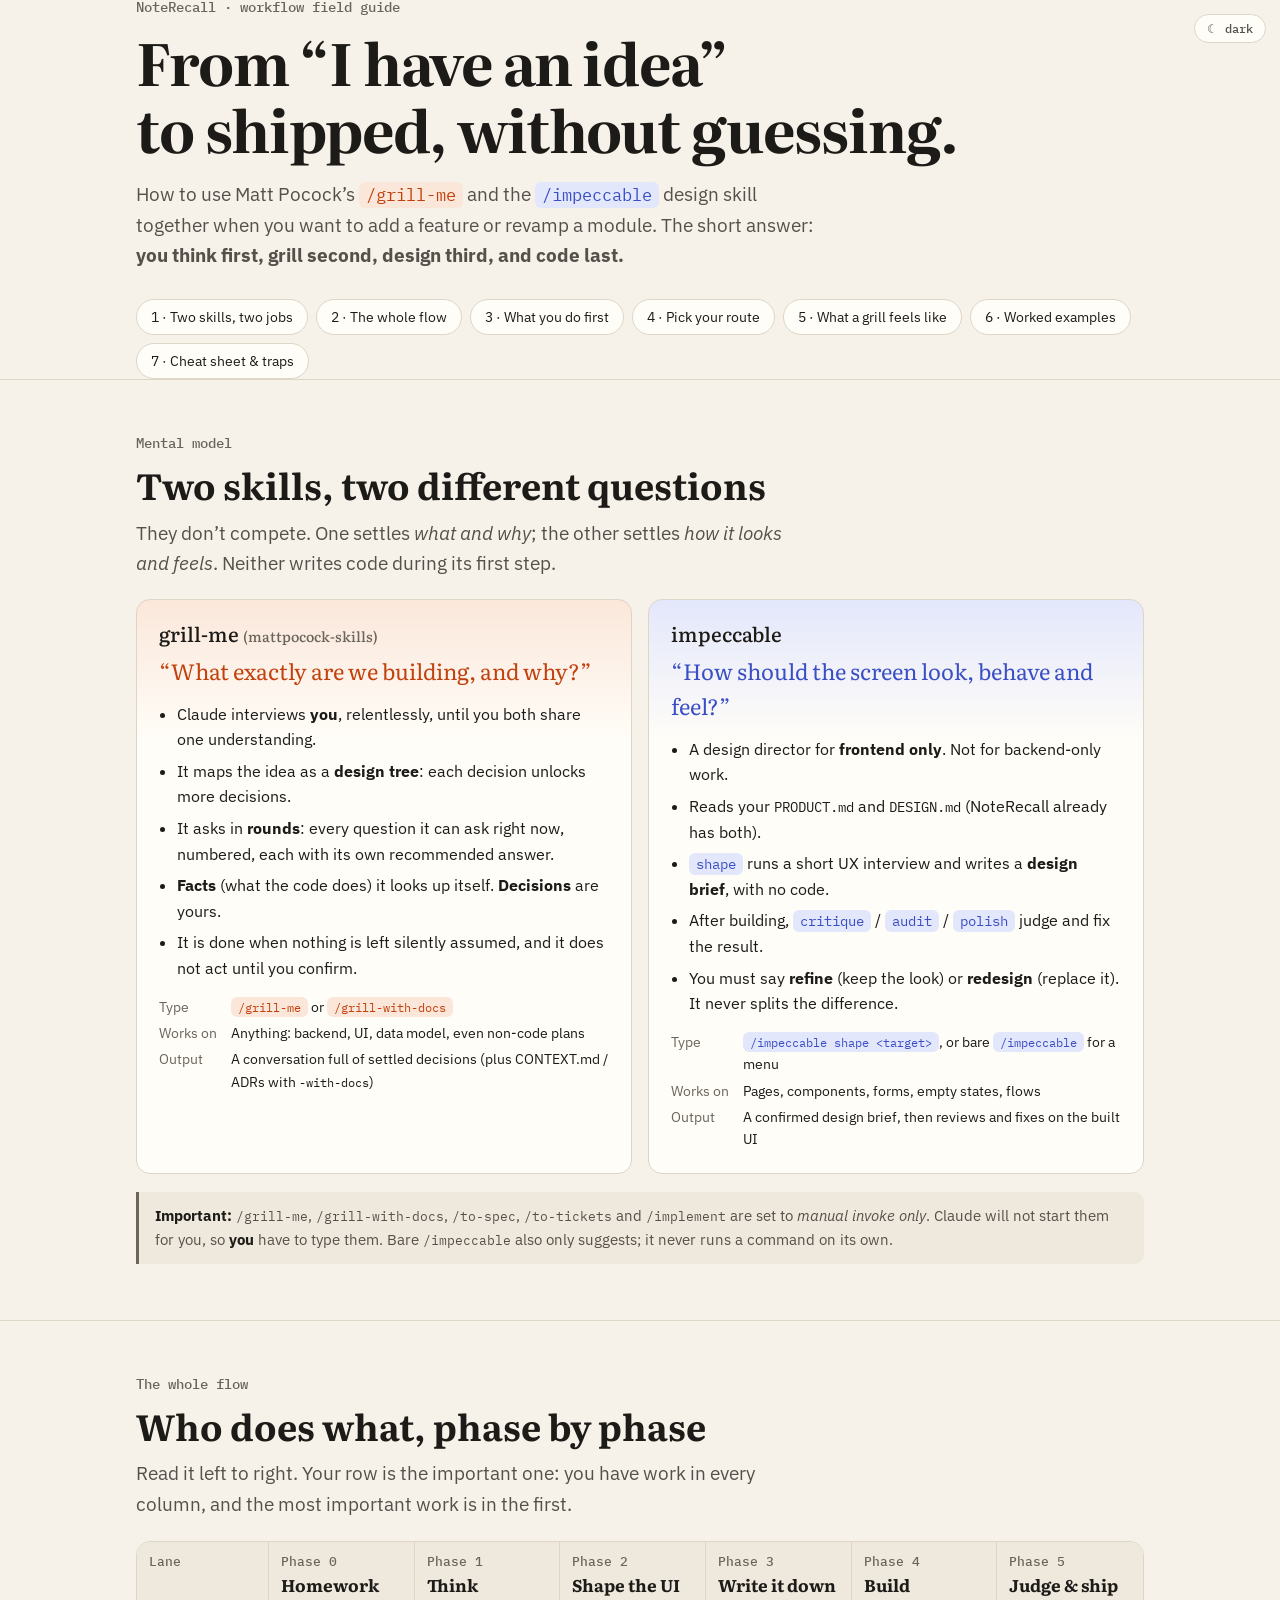
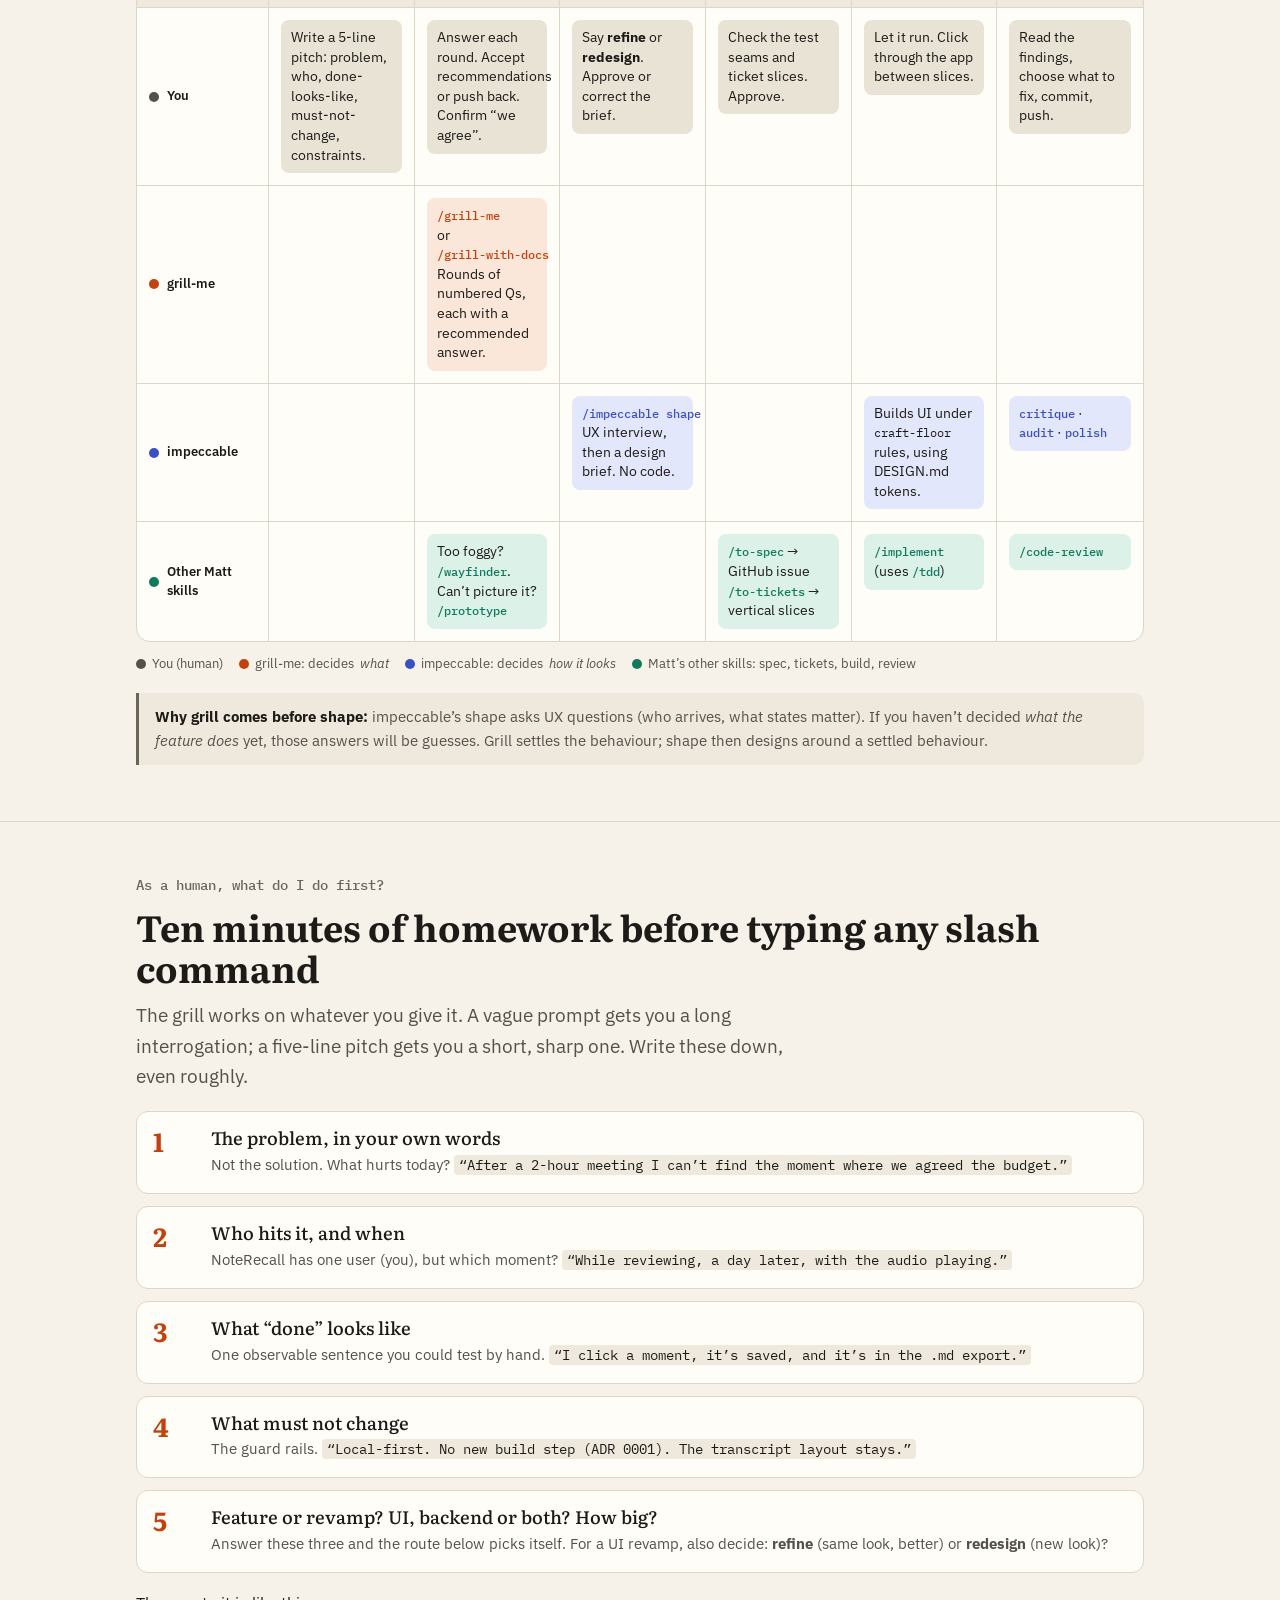
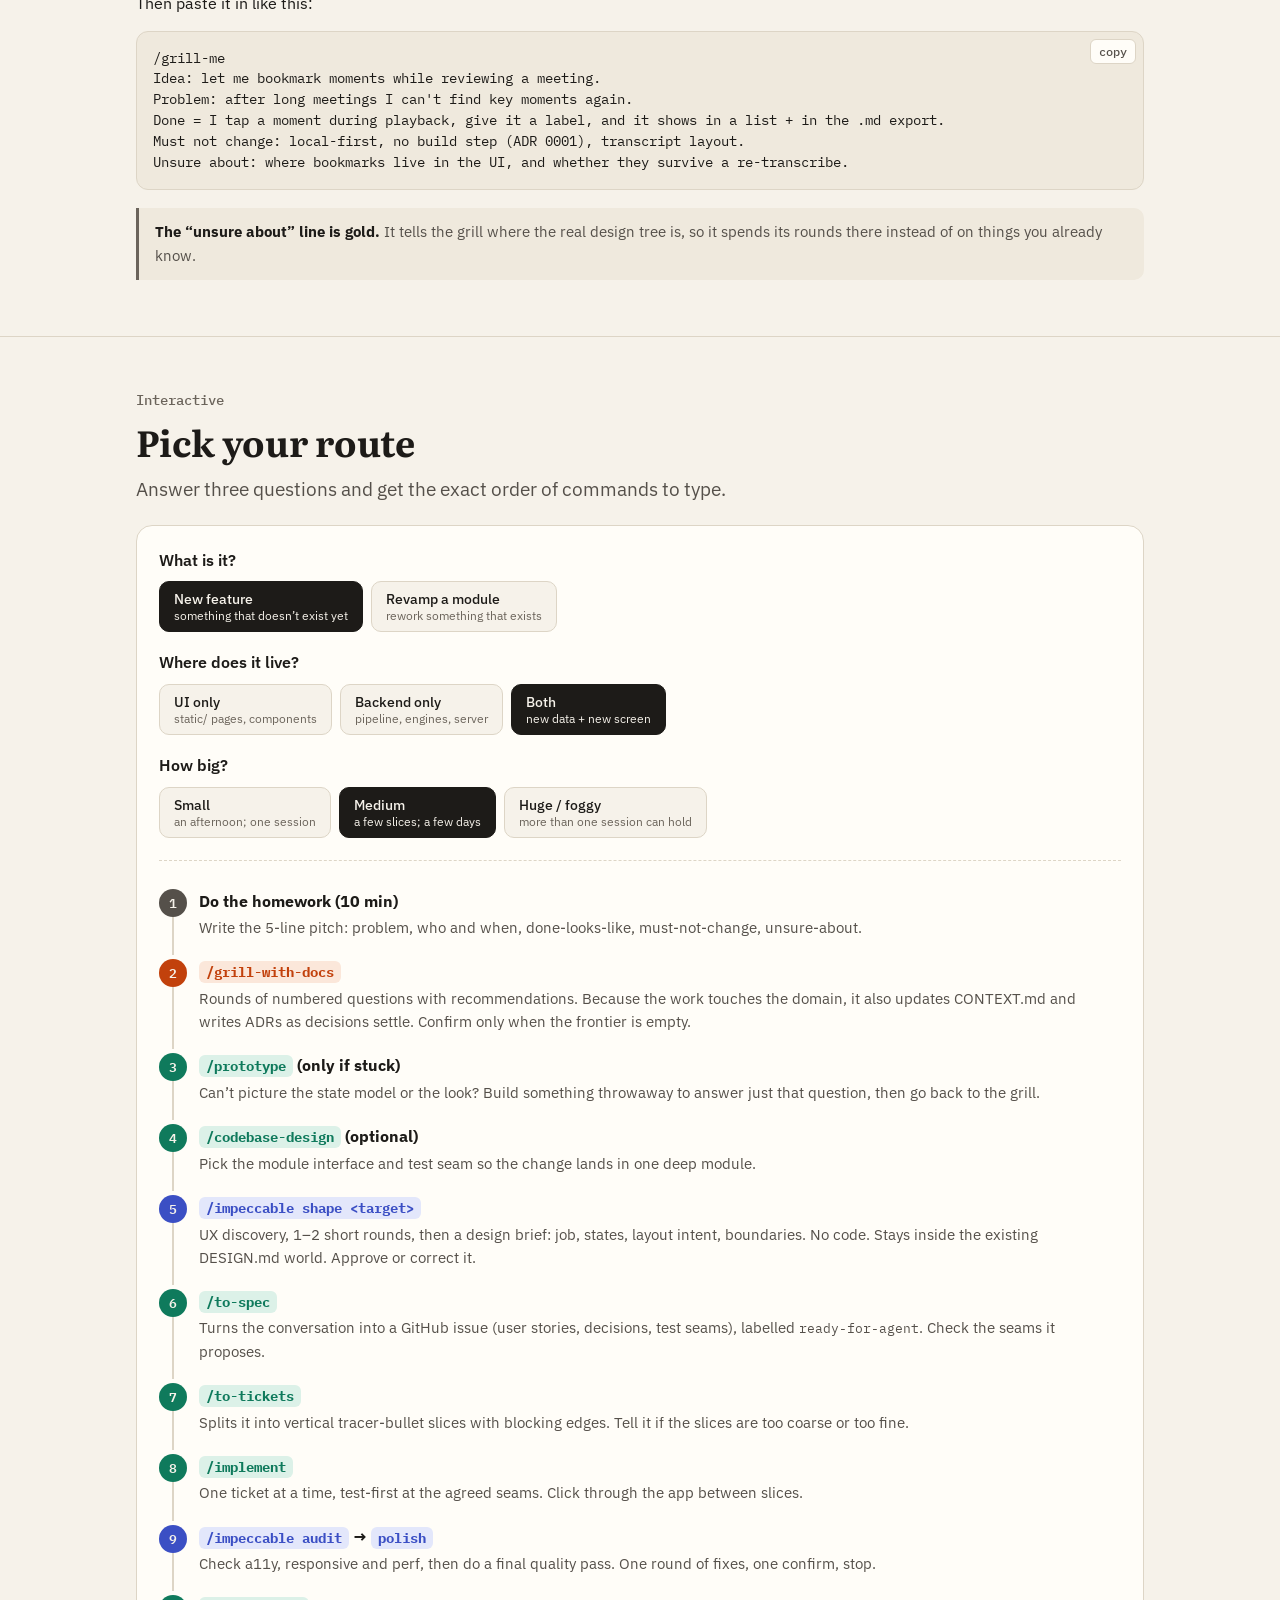
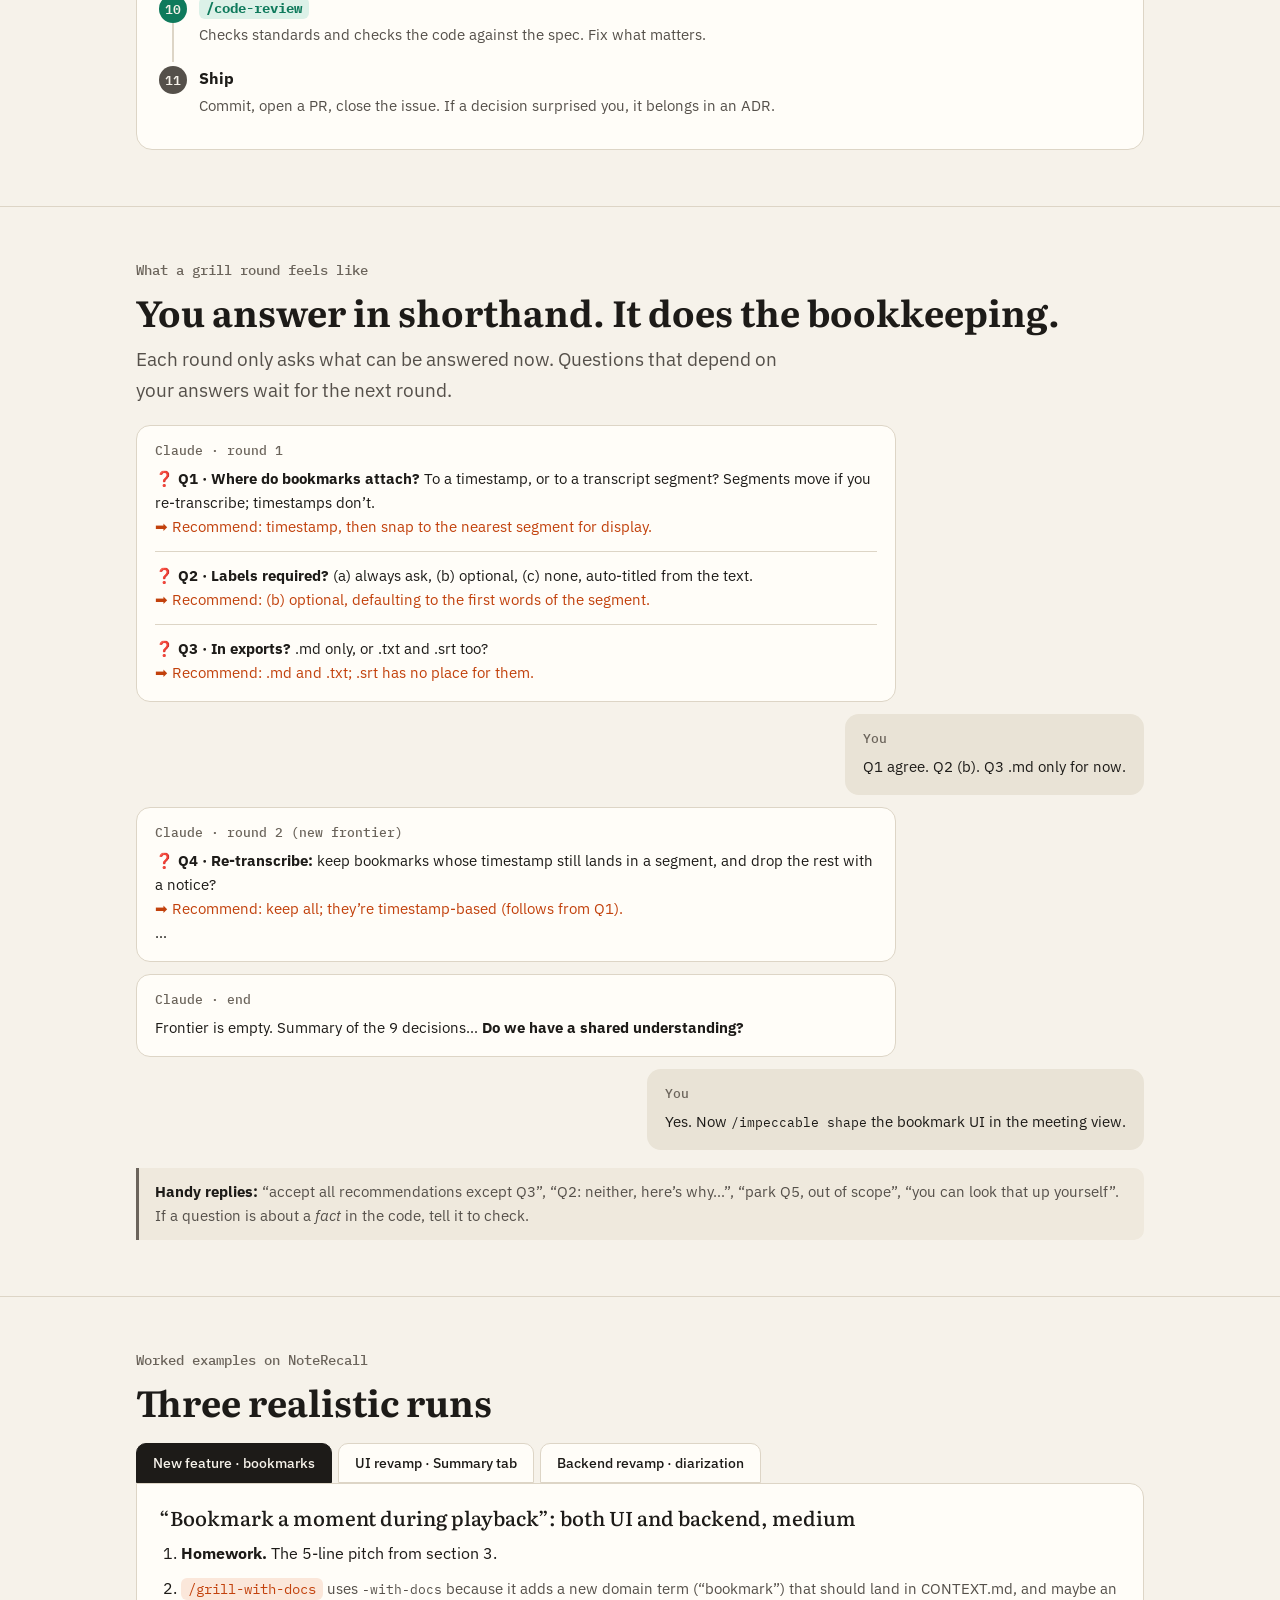
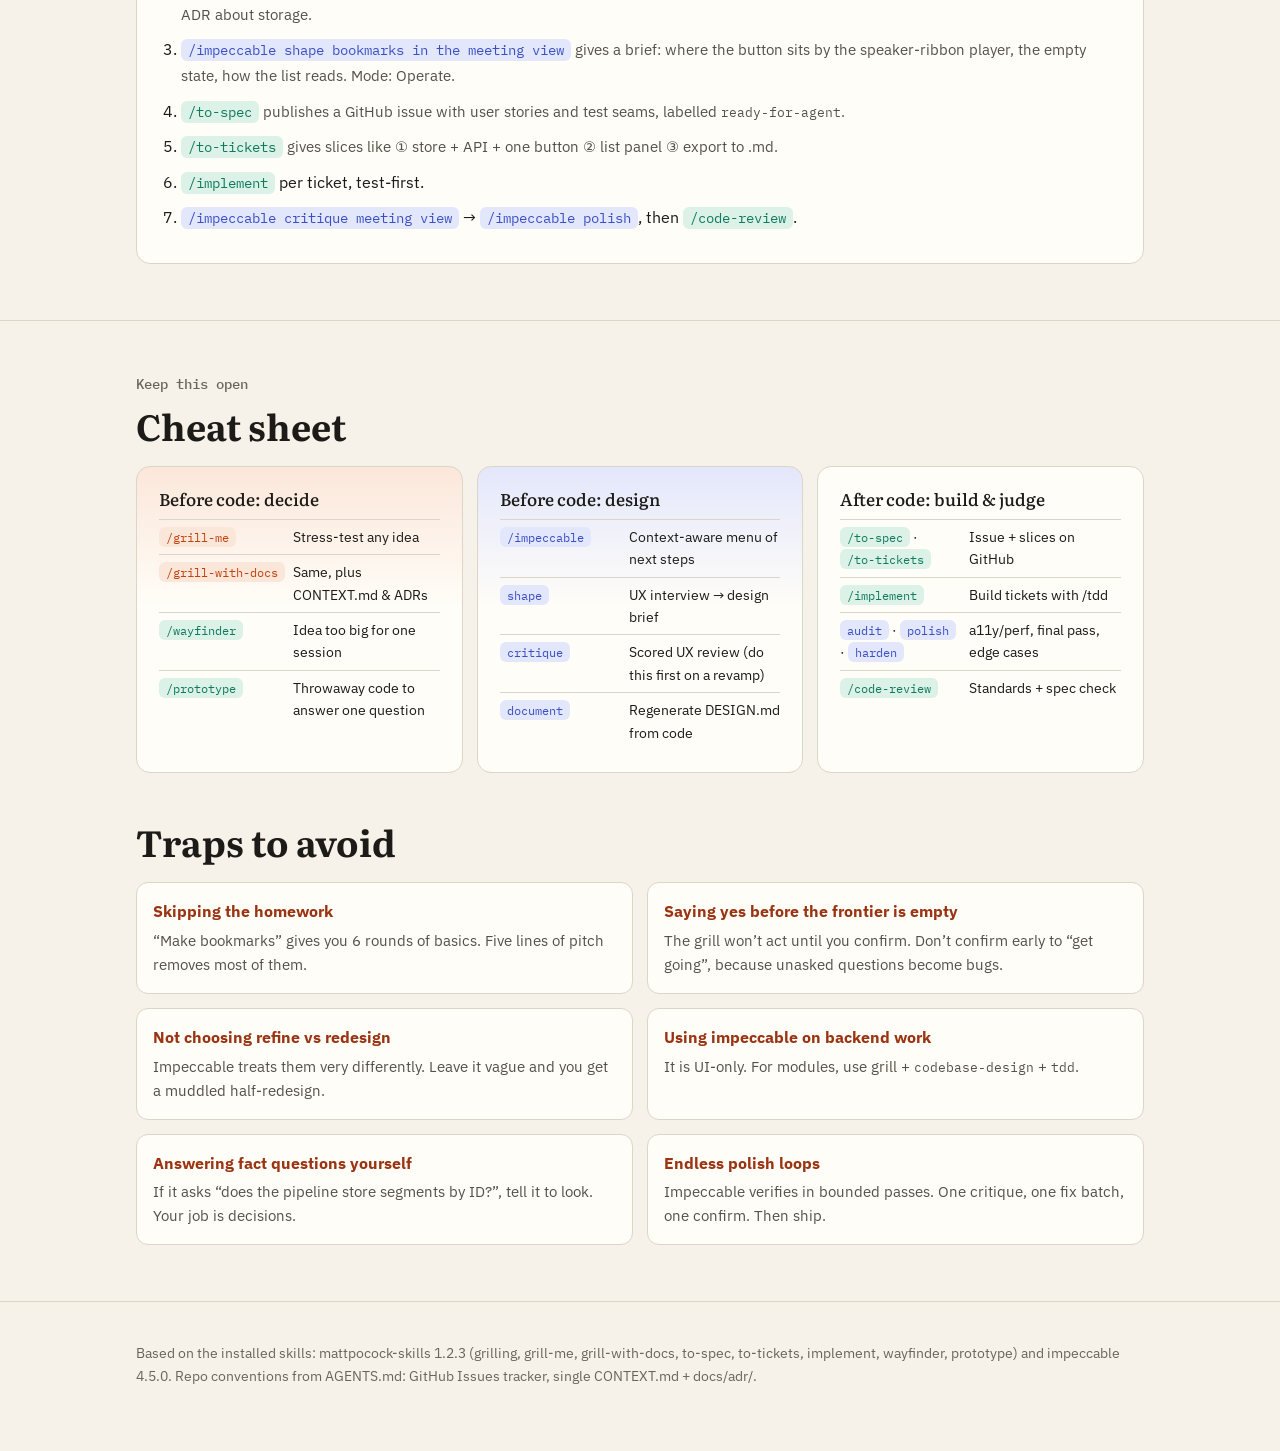
<file: docs/idea-to-ship-guide.html>
<!doctype html>
<html lang="en">
<head>
<meta charset="utf-8">
<meta name="viewport" content="width=device-width, initial-scale=1">
<title>Idea to Shipped</title>
<link rel="preconnect" href="https://fonts.googleapis.com">
<link rel="preconnect" href="https://fonts.gstatic.com" crossorigin>
<link href="https://fonts.googleapis.com/css2?family=Literata:opsz,wght@7..72,500;7..72,700&family=IBM+Plex+Sans:wght@400;500;600&family=IBM+Plex+Mono:wght@400;500&display=swap" rel="stylesheet">
<style>
:root{
  --bg:#f6f2ea; --surface:#fffdf8; --sunk:#efe9dd; --ink:#1d1b18; --ink-2:#55504a; --ink-3:#6b645b;
  --line:#ddd5c6; --you:#1d1b18; --you-bg:#e9e3d6;
  --grill:#c2410c; --grill-bg:#fbe7da; --imp:#3b4fc4; --imp-bg:#e3e7fb;
  --matt:#0f7a5c; --matt-bg:#dcf1e8; --warn:#9a3412;
  --serif:"Literata",Georgia,serif; --sans:"IBM Plex Sans",system-ui,sans-serif; --mono:"IBM Plex Mono",ui-monospace,monospace;
}
@media (prefers-color-scheme: dark){
  :root:not([data-theme="light"]){
    --bg:#16140f; --surface:#1f1c17; --sunk:#26221c; --ink:#f1ece2; --ink-2:#bdb5a8; --ink-3:#a39a8c;
    --line:#38322a; --you:#f1ece2; --you-bg:#2e2a23;
    --grill:#fb8a4c; --grill-bg:#3a2216; --imp:#9aa8ff; --imp-bg:#1f2547;
    --matt:#4fd1a5; --matt-bg:#14332a; --warn:#fdba74;
  }
}
:root[data-theme="dark"]{
  --bg:#16140f; --surface:#1f1c17; --sunk:#26221c; --ink:#f1ece2; --ink-2:#bdb5a8; --ink-3:#a39a8c;
  --line:#38322a; --you:#f1ece2; --you-bg:#2e2a23;
  --grill:#fb8a4c; --grill-bg:#3a2216; --imp:#9aa8ff; --imp-bg:#1f2547;
  --matt:#4fd1a5; --matt-bg:#14332a; --warn:#fdba74;
}
*{box-sizing:border-box}
html,body{margin:0}
body{background:var(--bg);color:var(--ink);font:16px/1.6 var(--sans);-webkit-font-smoothing:antialiased}
.wrap{max-width:1040px;margin:0 auto;padding:0 16px}
h1,h2,h3{font-family:var(--serif);font-weight:700;line-height:1.15;margin:0}
h1{font-size:clamp(34px,6vw,58px);letter-spacing:-.02em}
h2{font-size:clamp(26px,3.6vw,36px);margin-bottom:12px}
h3{font-size:20px;font-weight:500}
p{margin:0 0 12px}
code,.cmd{font-family:var(--mono);font-size:.88em}
.cmd{background:var(--sunk);border:1px solid var(--line);border-radius:6px;padding:1px 6px;white-space:nowrap}
.cmd.g{background:var(--grill-bg);color:var(--grill);border-color:transparent}
.cmd.i{background:var(--imp-bg);color:var(--imp);border-color:transparent}
.cmd.m{background:var(--matt-bg);color:var(--matt);border-color:transparent}
section{padding:56px 0;border-top:1px solid var(--line)}
.kicker{font:500 14px/1 var(--mono);color:var(--ink-3);margin-bottom:14px}
.lede{font-size:19px;color:var(--ink-2);max-width:680px}
header{padding:64px 0 48px}
header .lede{margin-top:18px}
.toc{display:flex;flex-wrap:wrap;gap:8px;margin-top:28px}
.toc a{color:var(--ink);text-decoration:none;border:1px solid var(--line);background:var(--surface);border-radius:999px;padding:6px 14px;font-size:14px}
.toc a:hover{border-color:var(--ink-3)}

/* two-skill comparison */
.duo{display:grid;grid-template-columns:1fr 1fr;gap:16px;margin-top:20px}
.card{background:var(--surface);border:1px solid var(--line);border-radius:14px;padding:22px}
.card.g{background:linear-gradient(var(--grill-bg),var(--surface) 140px)} .card.i{background:linear-gradient(var(--imp-bg),var(--surface) 140px)}
.card h3{margin-bottom:6px}
.card .q{font-family:var(--serif);font-size:22px;margin:8px 0 14px}
.card.g .q{color:var(--grill)} .card.i .q{color:var(--imp)}
.card ul{margin:0;padding-left:18px} .card li{margin-bottom:6px}
.card dl{display:grid;grid-template-columns:auto 1fr;gap:4px 14px;margin:14px 0 0;font-size:14px}
.card dt{color:var(--ink-3)} .card dd{margin:0}
.note{background:var(--sunk);border-left:3px solid var(--ink-3);border-radius:0 10px 10px 0;padding:12px 16px;margin-top:18px;font-size:15px;color:var(--ink-2)}
.note strong{color:var(--ink)}

/* swimlane */
.lane-scroll{overflow-x:auto;margin-top:22px;border:1px solid var(--line);border-radius:14px;background:var(--surface)}
.lanes{display:grid;grid-template-columns:132px repeat(6,minmax(138px,1fr));min-width:980px}
.lanes > div{padding:12px;border-bottom:1px solid var(--line);border-right:1px solid var(--line);font-size:13.5px;line-height:1.45}
.lanes > div:nth-child(7n){border-right:0}
.lanes .ph{font:500 13px/1.3 var(--mono);color:var(--ink-3);background:var(--sunk)}
.lanes .ph b{display:block;font:700 17px/1.2 var(--serif);text-transform:none;letter-spacing:0;color:var(--ink);margin-top:4px}
.lanes .who{font-weight:600;font-size:13px;display:flex;align-items:center;gap:8px}
.dot{width:10px;height:10px;border-radius:50%;flex:none}
.box{border-radius:8px;padding:8px 10px}
.box.y{background:var(--you-bg)} .box.g{background:var(--grill-bg)} .box.i{background:var(--imp-bg)} .box.m{background:var(--matt-bg)}
.box .cmd{background:transparent;border:0;padding:0;font-weight:500}
.box.g .cmd{color:var(--grill)} .box.i .cmd{color:var(--imp)} .box.m .cmd{color:var(--matt)}
.lanes .last{border-bottom:0}
.legend{display:flex;flex-wrap:wrap;gap:16px;margin-top:12px;font-size:13px;color:var(--ink-2)}
.legend span{display:flex;align-items:center;gap:6px}

/* homework */
.steps{counter-reset:s;display:grid;gap:12px;margin-top:20px}
.step{display:grid;grid-template-columns:44px 1fr;gap:14px;background:var(--surface);border:1px solid var(--line);border-radius:12px;padding:16px}
.step::before{counter-increment:s;content:counter(s);font:700 26px/1 var(--serif);color:var(--grill)}
.step h3{font-size:18px;margin-bottom:4px}
.step p{margin:0;color:var(--ink-2);font-size:15px}
.step em{color:var(--ink);font-style:normal;font-family:var(--mono);font-size:13.5px;background:var(--sunk);padding:1px 5px;border-radius:4px}
pre{background:var(--sunk);border:1px solid var(--line);border-radius:12px;padding:16px;overflow-x:auto;font:13.5px/1.55 var(--mono);margin:14px 0 0;white-space:pre-wrap;word-break:break-word}
.copy{position:relative}
.copy button{position:absolute;top:8px;right:8px;font:500 12px var(--mono);background:var(--surface);color:var(--ink-2);border:1px solid var(--line);border-radius:6px;padding:4px 8px;cursor:pointer}

/* picker */
.picker{background:var(--surface);border:1px solid var(--line);border-radius:16px;padding:22px;margin-top:20px}
.q-row{margin-bottom:18px}
.q-row > span{display:block;font-weight:600;margin-bottom:8px}
.seg{display:flex;flex-wrap:wrap;gap:8px}
.seg button{font:500 14px var(--sans);color:var(--ink);background:var(--bg);border:1px solid var(--line);border-radius:10px;padding:8px 14px;cursor:pointer;text-align:left}
.seg button small{display:block;color:var(--ink-3);font-size:12px;font-weight:400}
.seg button[aria-pressed="true"]{background:var(--ink);color:var(--bg);border-color:var(--ink)}
.seg button[aria-pressed="true"] small{color:var(--bg)}
.seg button:focus-visible{outline:2px solid var(--imp);outline-offset:2px}
#refineRow[hidden]{display:none}
.route{list-style:none;padding:0;margin:22px 0 0;border-top:1px dashed var(--line);padding-top:18px}
.route li{display:grid;grid-template-columns:28px 1fr;gap:12px;padding:10px 0;position:relative}
.route li:not(:last-child)::after{content:"";position:absolute;left:13px;top:38px;bottom:-6px;width:2px;background:var(--line)}
.route .n{width:28px;height:28px;border-radius:50%;display:grid;place-items:center;font:600 13px var(--mono);color:#fff;background:var(--ink-3)}
.route .n.y{background:var(--ink-2)} .route .n.g{background:var(--grill)} .route .n.i{background:var(--imp)} .route .n.m{background:var(--matt)}
:root[data-theme="dark"] .route .n, .route .n{color:var(--bg)}
.route b{display:block}
.route p{margin:2px 0 0;color:var(--ink-2);font-size:14.5px}

/* rounds demo */
.chat{display:grid;gap:12px;margin-top:20px}
.bubble{border-radius:14px;padding:16px 18px;max-width:760px;font-size:15px}
.bubble.ai{background:var(--surface);border:1px solid var(--line)}
.bubble.me{background:var(--you-bg);margin-left:auto}
.bubble .who{font:500 13px var(--mono);color:var(--ink-3);margin-bottom:8px}
.bubble hr{border:0;border-top:1px solid var(--line);margin:12px 0}
.rec{color:var(--grill)}

/* scenarios */
.tabs{display:flex;gap:6px;flex-wrap:wrap;margin-top:20px}
.tabs button{font:500 14px var(--sans);border:1px solid var(--line);background:var(--surface);color:var(--ink);border-radius:10px 10px 0 0;padding:10px 16px;cursor:pointer}
.tabs button[aria-selected="true"]{background:var(--ink);color:var(--bg);border-color:var(--ink)}
.panel{background:var(--surface);border:1px solid var(--line);border-radius:0 14px 14px 14px;padding:22px}
.panel[hidden]{display:none}
.panel ol{margin:12px 0 0;padding-left:22px} .panel li{margin-bottom:10px}
.panel .why{color:var(--ink-2);font-size:14.5px}

/* cheat sheet */
.cheat{display:grid;grid-template-columns:repeat(3,1fr);gap:14px;margin-top:20px}
.cheat .card h3{font-size:17px;margin-bottom:10px}
.cheat table{width:100%;border-collapse:collapse;font-size:14px}
.cheat td{padding:6px 0;border-top:1px solid var(--line);vertical-align:top}
.cheat td:first-child{width:46%;padding-right:8px}
.traps{display:grid;grid-template-columns:1fr 1fr;gap:14px;margin-top:20px}
.trap{background:var(--surface);border:1px solid var(--line);border-radius:12px;padding:16px}
.trap b{color:var(--warn);display:block;margin-bottom:4px}
.trap p{margin:0;font-size:15px;color:var(--ink-2)}
footer{padding:40px 0 64px;color:var(--ink-3);font-size:14px;border-top:1px solid var(--line)}
.theme-btn{position:fixed;top:14px;right:14px;font:500 12px var(--mono);background:var(--surface);color:var(--ink-2);border:1px solid var(--line);border-radius:999px;padding:6px 12px;cursor:pointer;z-index:5}

@media (max-width:760px){
  .duo,.cheat,.traps{grid-template-columns:1fr}
  section{padding:40px 0}
  header{padding:56px 0 32px}
  .step{grid-template-columns:30px 1fr;padding:14px}
  .seg button{flex:1 1 140px}
}
</style>
</head>
<body>
<button class="theme-btn" id="themeBtn" type="button">theme</button>

<header class="wrap">
  <div class="kicker">NoteRecall · workflow field guide</div>
  <h1>From “I have an idea”<br>to shipped, without guessing.</h1>
  <p class="lede">How to use Matt Pocock’s <span class="cmd g">/grill-me</span> and the <span class="cmd i">/impeccable</span> design skill together when you want to add a feature or revamp a module. The short answer: <strong>you think first, grill second, design third, and code last.</strong></p>
  <nav class="toc">
    <a href="#mental">1 · Two skills, two jobs</a>
    <a href="#flow">2 · The whole flow</a>
    <a href="#homework">3 · What you do first</a>
    <a href="#picker">4 · Pick your route</a>
    <a href="#rounds">5 · What a grill feels like</a>
    <a href="#scenarios">6 · Worked examples</a>
    <a href="#cheat">7 · Cheat sheet & traps</a>
  </nav>
</header>

<!-- 1 -->
<section id="mental"><div class="wrap">
  <div class="kicker">Mental model</div>
  <h2>Two skills, two different questions</h2>
  <p class="lede">They don’t compete. One settles <em>what and why</em>; the other settles <em>how it looks and feels</em>. Neither writes code during its first step.</p>
  <div class="duo">
    <div class="card g">
      <h3>grill-me <span style="color:var(--ink-3);font-size:14px">(mattpocock-skills)</span></h3>
      <div class="q">“What exactly are we building, and why?”</div>
      <ul>
        <li>Claude interviews <strong>you</strong>, relentlessly, until you both share one understanding.</li>
        <li>It maps the idea as a <strong>design tree</strong>: each decision unlocks more decisions.</li>
        <li>It asks in <strong>rounds</strong>: every question it can ask right now, numbered, each with its own recommended answer.</li>
        <li><strong>Facts</strong> (what the code does) it looks up itself. <strong>Decisions</strong> are yours.</li>
        <li>It is done when nothing is left silently assumed, and it does not act until you confirm.</li>
      </ul>
      <dl>
        <dt>Type</dt><dd><span class="cmd g">/grill-me</span> or <span class="cmd g">/grill-with-docs</span></dd>
        <dt>Works on</dt><dd>Anything: backend, UI, data model, even non-code plans</dd>
        <dt>Output</dt><dd>A conversation full of settled decisions (plus CONTEXT.md / ADRs with <code>-with-docs</code>)</dd>
      </dl>
    </div>
    <div class="card i">
      <h3>impeccable</h3>
      <div class="q">“How should the screen look, behave and feel?”</div>
      <ul>
        <li>A design director for <strong>frontend only</strong>. Not for backend-only work.</li>
        <li>Reads your <code>PRODUCT.md</code> and <code>DESIGN.md</code> (NoteRecall already has both).</li>
        <li><span class="cmd i">shape</span> runs a short UX interview and writes a <strong>design brief</strong>, with no code.</li>
        <li>After building, <span class="cmd i">critique</span> / <span class="cmd i">audit</span> / <span class="cmd i">polish</span> judge and fix the result.</li>
        <li>You must say <strong>refine</strong> (keep the look) or <strong>redesign</strong> (replace it). It never splits the difference.</li>
      </ul>
      <dl>
        <dt>Type</dt><dd><span class="cmd i">/impeccable shape &lt;target&gt;</span>, or bare <span class="cmd i">/impeccable</span> for a menu</dd>
        <dt>Works on</dt><dd>Pages, components, forms, empty states, flows</dd>
        <dt>Output</dt><dd>A confirmed design brief, then reviews and fixes on the built UI</dd>
      </dl>
    </div>
  </div>
  <div class="note"><strong>Important:</strong> <code>/grill-me</code>, <code>/grill-with-docs</code>, <code>/to-spec</code>, <code>/to-tickets</code> and <code>/implement</code> are set to <em>manual invoke only</em>. Claude will not start them for you, so <strong>you</strong> have to type them. Bare <code>/impeccable</code> also only suggests; it never runs a command on its own.</div>
</div></section>

<!-- 2 -->
<section id="flow"><div class="wrap">
  <div class="kicker">The whole flow</div>
  <h2>Who does what, phase by phase</h2>
  <p class="lede">Read it left to right. Your row is the important one: you have work in every column, and the most important work is in the first.</p>
  <div class="lane-scroll" role="region" aria-label="Swimlane diagram" tabindex="0">
    <div class="lanes">
      <div class="ph">Lane</div>
      <div class="ph">Phase 0<b>Homework</b></div>
      <div class="ph">Phase 1<b>Think</b></div>
      <div class="ph">Phase 2<b>Shape the UI</b></div>
      <div class="ph">Phase 3<b>Write it down</b></div>
      <div class="ph">Phase 4<b>Build</b></div>
      <div class="ph">Phase 5<b>Judge & ship</b></div>

      <div class="who"><span class="dot" style="background:var(--ink-2)"></span>You</div>
      <div><div class="box y">Write a 5-line pitch: problem, who, done-looks-like, must-not-change, constraints.</div></div>
      <div><div class="box y">Answer each round. Accept recommendations or push back. Confirm “we agree”.</div></div>
      <div><div class="box y">Say <b>refine</b> or <b>redesign</b>. Approve or correct the brief.</div></div>
      <div><div class="box y">Check the test seams and ticket slices. Approve.</div></div>
      <div><div class="box y">Let it run. Click through the app between slices.</div></div>
      <div><div class="box y">Read the findings, choose what to fix, commit, push.</div></div>

      <div class="who"><span class="dot" style="background:var(--grill)"></span>grill-me</div>
      <div></div>
      <div><div class="box g"><span class="cmd">/grill-me</span><br>or <span class="cmd">/grill-with-docs</span><br>Rounds of numbered Qs, each with a recommended answer.</div></div>
      <div></div><div></div><div></div><div></div>

      <div class="who"><span class="dot" style="background:var(--imp)"></span>impeccable</div>
      <div></div><div></div>
      <div><div class="box i"><span class="cmd">/impeccable shape</span><br>UX interview, then a design brief. No code.</div></div>
      <div></div>
      <div><div class="box i">Builds UI under <code>craft-floor</code> rules, using DESIGN.md tokens.</div></div>
      <div><div class="box i"><span class="cmd">critique</span> · <span class="cmd">audit</span> · <span class="cmd">polish</span></div></div>

      <div class="who last"><span class="dot" style="background:var(--matt)"></span>Other Matt skills</div>
      <div class="last"></div>
      <div class="last"><div class="box m">Too foggy? <span class="cmd">/wayfinder</span>. Can’t picture it? <span class="cmd">/prototype</span></div></div>
      <div class="last"></div>
      <div class="last"><div class="box m"><span class="cmd">/to-spec</span> → GitHub issue<br><span class="cmd">/to-tickets</span> → vertical slices</div></div>
      <div class="last"><div class="box m"><span class="cmd">/implement</span> (uses <span class="cmd">/tdd</span>)</div></div>
      <div class="last"><div class="box m"><span class="cmd">/code-review</span></div></div>
    </div>
  </div>
  <div class="legend">
    <span><span class="dot" style="background:var(--ink-2)"></span>You (human)</span>
    <span><span class="dot" style="background:var(--grill)"></span>grill-me: decides <em>what</em></span>
    <span><span class="dot" style="background:var(--imp)"></span>impeccable: decides <em>how it looks</em></span>
    <span><span class="dot" style="background:var(--matt)"></span>Matt’s other skills: spec, tickets, build, review</span>
  </div>
  <div class="note"><strong>Why grill comes before shape:</strong> impeccable’s shape asks UX questions (who arrives, what states matter). If you haven’t decided <em>what the feature does</em> yet, those answers will be guesses. Grill settles the behaviour; shape then designs around a settled behaviour.</div>
</div></section>

<!-- 3 -->
<section id="homework"><div class="wrap">
  <div class="kicker">As a human, what do I do first?</div>
  <h2>Ten minutes of homework before typing any slash command</h2>
  <p class="lede">The grill works on whatever you give it. A vague prompt gets you a long interrogation; a five-line pitch gets you a short, sharp one. Write these down, even roughly.</p>
  <div class="steps">
    <div class="step"><div><h3>The problem, in your own words</h3><p>Not the solution. What hurts today? <em>“After a 2-hour meeting I can’t find the moment where we agreed the budget.”</em></p></div></div>
    <div class="step"><div><h3>Who hits it, and when</h3><p>NoteRecall has one user (you), but which moment? <em>“While reviewing, a day later, with the audio playing.”</em></p></div></div>
    <div class="step"><div><h3>What “done” looks like</h3><p>One observable sentence you could test by hand. <em>“I click a moment, it’s saved, and it’s in the .md export.”</em></p></div></div>
    <div class="step"><div><h3>What must not change</h3><p>The guard rails. <em>“Local-first. No new build step (ADR 0001). The transcript layout stays.”</em></p></div></div>
    <div class="step"><div><h3>Feature or revamp? UI, backend or both? How big?</h3><p>Answer these three and the route below picks itself. For a UI revamp, also decide: <b>refine</b> (same look, better) or <b>redesign</b> (new look)?</p></div></div>
  </div>
  <p style="margin-top:18px">Then paste it in like this:</p>
  <div class="copy"><button type="button" data-copy="pitch">copy</button>
<pre id="pitch">/grill-me
Idea: let me bookmark moments while reviewing a meeting.
Problem: after long meetings I can't find key moments again.
Done = I tap a moment during playback, give it a label, and it shows in a list + in the .md export.
Must not change: local-first, no build step (ADR 0001), transcript layout.
Unsure about: where bookmarks live in the UI, and whether they survive a re-transcribe.</pre></div>
  <div class="note"><strong>The “unsure about” line is gold.</strong> It tells the grill where the real design tree is, so it spends its rounds there instead of on things you already know.</div>
</div></section>

<!-- 4 -->
<section id="picker"><div class="wrap">
  <div class="kicker">Interactive</div>
  <h2>Pick your route</h2>
  <p class="lede">Answer three questions and get the exact order of commands to type.</p>
  <div class="picker">
    <div class="q-row"><span>What is it?</span>
      <div class="seg" data-q="kind">
        <button type="button" data-v="feature" aria-pressed="true">New feature<small>something that doesn’t exist yet</small></button>
        <button type="button" data-v="revamp" aria-pressed="false">Revamp a module<small>rework something that exists</small></button>
      </div></div>
    <div class="q-row"><span>Where does it live?</span>
      <div class="seg" data-q="area">
        <button type="button" data-v="ui" aria-pressed="false">UI only<small>static/ pages, components</small></button>
        <button type="button" data-v="backend" aria-pressed="false">Backend only<small>pipeline, engines, server</small></button>
        <button type="button" data-v="both" aria-pressed="true">Both<small>new data + new screen</small></button>
      </div></div>
    <div class="q-row"><span>How big?</span>
      <div class="seg" data-q="size">
        <button type="button" data-v="small" aria-pressed="false">Small<small>an afternoon; one session</small></button>
        <button type="button" data-v="medium" aria-pressed="true">Medium<small>a few slices; a few days</small></button>
        <button type="button" data-v="huge" aria-pressed="false">Huge / foggy<small>more than one session can hold</small></button>
      </div></div>
    <div class="q-row" id="refineRow" hidden><span>Keep the current look?</span>
      <div class="seg" data-q="look">
        <button type="button" data-v="refine" aria-pressed="true">Refine<small>same identity, done better</small></button>
        <button type="button" data-v="redesign" aria-pressed="false">Redesign<small>replace the look entirely</small></button>
      </div></div>
    <ol class="route" id="route" aria-live="polite"></ol>
  </div>
</div></section>

<!-- 5 -->
<section id="rounds"><div class="wrap">
  <div class="kicker">What a grill round feels like</div>
  <h2>You answer in shorthand. It does the bookkeeping.</h2>
  <p class="lede">Each round only asks what can be answered now. Questions that depend on your answers wait for the next round.</p>
  <div class="chat">
    <div class="bubble ai"><div class="who">Claude · round 1</div>
      ❓ <b>Q1 · Where do bookmarks attach?</b> To a timestamp, or to a transcript segment? Segments move if you re-transcribe; timestamps don’t.<br>
      <span class="rec">➡️ Recommend: timestamp, then snap to the nearest segment for display.</span>
      <hr>
      ❓ <b>Q2 · Labels required?</b> (a) always ask, (b) optional, (c) none, auto-titled from the text.<br>
      <span class="rec">➡️ Recommend: (b) optional, defaulting to the first words of the segment.</span>
      <hr>
      ❓ <b>Q3 · In exports?</b> .md only, or .txt and .srt too?<br>
      <span class="rec">➡️ Recommend: .md and .txt; .srt has no place for them.</span>
    </div>
    <div class="bubble me"><div class="who">You</div>Q1 agree. Q2 (b). Q3 .md only for now.</div>
    <div class="bubble ai"><div class="who">Claude · round 2 (new frontier)</div>
      ❓ <b>Q4 · Re-transcribe:</b> keep bookmarks whose timestamp still lands in a segment, and drop the rest with a notice?<br>
      <span class="rec">➡️ Recommend: keep all; they’re timestamp-based (follows from Q1).</span><br>…
    </div>
    <div class="bubble ai"><div class="who">Claude · end</div>Frontier is empty. Summary of the 9 decisions… <b>Do we have a shared understanding?</b></div>
    <div class="bubble me"><div class="who">You</div>Yes. Now <code>/impeccable shape</code> the bookmark UI in the meeting view.</div>
  </div>
  <div class="note"><strong>Handy replies:</strong> “accept all recommendations except Q3”, “Q2: neither, here’s why…”, “park Q5, out of scope”, “you can look that up yourself”. If a question is about a <em>fact</em> in the code, tell it to check.</div>
</div></section>

<!-- 6 -->
<section id="scenarios"><div class="wrap">
  <div class="kicker">Worked examples on NoteRecall</div>
  <h2>Three realistic runs</h2>
  <div class="tabs" role="tablist">
    <button type="button" role="tab" aria-selected="true" aria-controls="s1" id="t1">New feature · bookmarks</button>
    <button type="button" role="tab" aria-selected="false" aria-controls="s2" id="t2">UI revamp · Summary tab</button>
    <button type="button" role="tab" aria-selected="false" aria-controls="s3" id="t3">Backend revamp · diarization</button>
  </div>
  <div class="panel" role="tabpanel" id="s1" aria-labelledby="t1">
    <h3>“Bookmark a moment during playback”: both UI and backend, medium</h3>
    <ol>
      <li><b>Homework.</b> The 5-line pitch from section 3.</li>
      <li><span class="cmd g">/grill-with-docs</span> <span class="why">uses <code>-with-docs</code> because it adds a new domain term (“bookmark”) that should land in CONTEXT.md, and maybe an ADR about storage.</span></li>
      <li><span class="cmd i">/impeccable shape bookmarks in the meeting view</span> <span class="why">gives a brief: where the button sits by the speaker-ribbon player, the empty state, how the list reads. Mode: Operate.</span></li>
      <li><span class="cmd m">/to-spec</span> <span class="why">publishes a GitHub issue with user stories and test seams, labelled <code>ready-for-agent</code>.</span></li>
      <li><span class="cmd m">/to-tickets</span> <span class="why">gives slices like ① store + API + one button ② list panel ③ export to .md.</span></li>
      <li><span class="cmd m">/implement</span> per ticket, test-first.</li>
      <li><span class="cmd i">/impeccable critique meeting view</span> → <span class="cmd i">/impeccable polish</span>, then <span class="cmd m">/code-review</span>.</li>
    </ol>
  </div>
  <div class="panel" role="tabpanel" id="s2" aria-labelledby="t2" hidden>
    <h3>“The Summary tab feels like a data dump”: UI only, medium</h3>
    <ol>
      <li><b>Homework.</b> Decide: <b>refine</b> (keep DESIGN.md’s look, fix hierarchy) or <b>redesign</b> (new visual world for this tab). This is the most important human call here.</li>
      <li><span class="cmd i">/impeccable critique summary tab</span> <b>first</b>. <span class="why">For a revamp, get a scored list of problems before deciding what to change. It becomes your evidence.</span></li>
      <li><span class="cmd g">/grill-me</span> on the critique. <span class="why">“Which of these problems do we actually fix? What must the tab answer in 5 seconds?”</span></li>
      <li><span class="cmd i">/impeccable shape summary tab</span> <span class="why">writes a brief. With redesign, it walks a new visual direction and replaces DESIGN.md.</span></li>
      <li>Build: <span class="cmd i">/impeccable layout</span> / <span class="cmd i">typeset</span> / <span class="cmd i">distill</span>, whichever the brief calls for, or <span class="cmd m">/implement</span> if there’s a spec.</li>
      <li><span class="cmd i">/impeccable audit</span> (a11y, responsive) → <span class="cmd i">/impeccable polish</span>.</li>
    </ol>
  </div>
  <div class="panel" role="tabpanel" id="s3" aria-labelledby="t3" hidden>
    <h3>“Rework how speakers get detected”: backend only, medium to huge</h3>
    <ol>
      <li><b>Homework.</b> What is actually wrong? Collect 2–3 real recordings where it fails. Evidence beats opinions.</li>
      <li>Is it really a bug? Then <span class="cmd m">/diagnosing-bugs</span> first, not a revamp.</li>
      <li><span class="cmd g">/grill-with-docs</span> <span class="why">settles terms (“speaker”, “turn”, “re-detect”) and records the decision in an ADR.</span></li>
      <li><span class="cmd m">/codebase-design</span> <span class="why">helps choose the module’s interface and seam, so <code>pipeline.py</code> calls one deep module.</span></li>
      <li><span class="cmd m">/to-spec</span> → <span class="cmd m">/to-tickets</span> (expand–contract if the change is wide) → <span class="cmd m">/implement</span>.</li>
      <li><span class="cmd m">/code-review</span>. <b>No impeccable here</b>; it is UI-only. Only bring it in if the Settings drawer gains a new control.</li>
    </ol>
  </div>
</div></section>

<!-- 7 -->
<section id="cheat"><div class="wrap">
  <div class="kicker">Keep this open</div>
  <h2>Cheat sheet</h2>
  <div class="cheat">
    <div class="card g"><h3>Before code: decide</h3><table>
      <tr><td><span class="cmd g">/grill-me</span></td><td>Stress-test any idea</td></tr>
      <tr><td><span class="cmd g">/grill-with-docs</span></td><td>Same, plus CONTEXT.md & ADRs</td></tr>
      <tr><td><span class="cmd m">/wayfinder</span></td><td>Idea too big for one session</td></tr>
      <tr><td><span class="cmd m">/prototype</span></td><td>Throwaway code to answer one question</td></tr>
    </table></div>
    <div class="card i"><h3>Before code: design</h3><table>
      <tr><td><span class="cmd i">/impeccable</span></td><td>Context-aware menu of next steps</td></tr>
      <tr><td><span class="cmd i">shape</span></td><td>UX interview → design brief</td></tr>
      <tr><td><span class="cmd i">critique</span></td><td>Scored UX review (do this first on a revamp)</td></tr>
      <tr><td><span class="cmd i">document</span></td><td>Regenerate DESIGN.md from code</td></tr>
    </table></div>
    <div class="card"><h3>After code: build & judge</h3><table>
      <tr><td><span class="cmd m">/to-spec</span> · <span class="cmd m">/to-tickets</span></td><td>Issue + slices on GitHub</td></tr>
      <tr><td><span class="cmd m">/implement</span></td><td>Build tickets with /tdd</td></tr>
      <tr><td><span class="cmd i">audit</span> · <span class="cmd i">polish</span> · <span class="cmd i">harden</span></td><td>a11y/perf, final pass, edge cases</td></tr>
      <tr><td><span class="cmd m">/code-review</span></td><td>Standards + spec check</td></tr>
    </table></div>
  </div>

  <h2 style="margin-top:48px">Traps to avoid</h2>
  <div class="traps">
    <div class="trap"><b>Skipping the homework</b><p>“Make bookmarks” gives you 6 rounds of basics. Five lines of pitch removes most of them.</p></div>
    <div class="trap"><b>Saying yes before the frontier is empty</b><p>The grill won’t act until you confirm. Don’t confirm early to “get going”, because unasked questions become bugs.</p></div>
    <div class="trap"><b>Not choosing refine vs redesign</b><p>Impeccable treats them very differently. Leave it vague and you get a muddled half-redesign.</p></div>
    <div class="trap"><b>Using impeccable on backend work</b><p>It is UI-only. For modules, use grill + <code>codebase-design</code> + <code>tdd</code>.</p></div>
    <div class="trap"><b>Answering fact questions yourself</b><p>If it asks “does the pipeline store segments by ID?”, tell it to look. Your job is decisions.</p></div>
    <div class="trap"><b>Endless polish loops</b><p>Impeccable verifies in bounded passes. One critique, one fix batch, one confirm. Then ship.</p></div>
  </div>
</div></section>

<footer><div class="wrap">Based on the installed skills: mattpocock-skills 1.2.3 (grilling, grill-me, grill-with-docs, to-spec, to-tickets, implement, wayfinder, prototype) and impeccable 4.5.0. Repo conventions from AGENTS.md: GitHub Issues tracker, single CONTEXT.md + docs/adr/.</div></footer>

<script>
(function(){
  // theme toggle
  var root=document.documentElement, btn=document.getElementById('themeBtn');
  function cur(){return root.getAttribute('data-theme')||(matchMedia('(prefers-color-scheme: dark)').matches?'dark':'light')}
  try{var saved=localStorage.getItem('guide-theme'); if(saved) root.setAttribute('data-theme',saved);}catch(e){}
  function label(){btn.textContent=cur()==='dark'?'☀ light':'☾ dark'}
  label();
  btn.addEventListener('click',function(){var t=cur()==='dark'?'light':'dark';root.setAttribute('data-theme',t);try{localStorage.setItem('guide-theme',t)}catch(e){}label()});

  // copy
  document.querySelectorAll('[data-copy]').forEach(function(b){
    b.addEventListener('click',function(){
      var t=document.getElementById(b.dataset.copy).textContent;
      (navigator.clipboard?navigator.clipboard.writeText(t):Promise.reject()).then(function(){b.textContent='copied'},function(){b.textContent='select & copy'});
      setTimeout(function(){b.textContent='copy'},1600);
    });
  });

  // tabs
  var tabs=document.querySelectorAll('[role=tab]');
  tabs.forEach(function(t){t.addEventListener('click',function(){
    tabs.forEach(function(o){o.setAttribute('aria-selected','false');document.getElementById(o.getAttribute('aria-controls')).hidden=true});
    t.setAttribute('aria-selected','true');document.getElementById(t.getAttribute('aria-controls')).hidden=false;
  })});

  // route picker
  var state={kind:'feature',area:'both',size:'medium',look:'refine'};
  document.querySelectorAll('.seg').forEach(function(seg){
    seg.addEventListener('click',function(e){
      var b=e.target.closest('button'); if(!b) return;
      seg.querySelectorAll('button').forEach(function(x){x.setAttribute('aria-pressed',x===b?'true':'false')});
      state[seg.dataset.q]=b.dataset.v; render();
    });
  });
  function S(c,title,body){return {c:c,t:title,b:body}}
  function render(){
    var k=state.kind, a=state.area, z=state.size, ui=a!=='backend', be=a!=='ui';
    document.getElementById('refineRow').hidden=!(k==='revamp'&&ui);
    var r=[];
    r.push(S('y','Do the homework (10 min)','Write the 5-line pitch: problem, who and when, done-looks-like, must-not-change, unsure-about.'+(k==='revamp'&&ui?' Decide: '+(state.look==='refine'?'<b>refine</b>, keeping the current look.':'<b>redesign</b>, replacing the look.'):'')));
    if(z==='huge') r.push(S('m','<span class="cmd m">/wayfinder</span>','The idea is too big for one session. Chart a map of decision tickets on GitHub first. Then run the rest of this route once per ticket, as each becomes clear.'));
    if(k==='revamp'&&ui) r.push(S('i','<span class="cmd i">/impeccable critique &lt;the module&gt;</span>','For a revamp, get a scored list of what’s wrong before deciding what to change. Bring it into the grill as evidence.'));
    if(k==='revamp'&&be) r.push(S('y','Collect evidence','Real failing inputs, slow timings, confusing code paths. If it’s really a bug, use <span class="cmd m">/diagnosing-bugs</span> instead of a revamp.'));
    if(z==='small'&&a==='ui') r.push(S('g','<span class="cmd g">/grill-me</span> (optional)','For a small UI tweak you can often skip it. Run it if you hesitated on any homework line.'));
    else if(be) r.push(S('g','<span class="cmd g">/grill-with-docs</span>','Rounds of numbered questions with recommendations. Because the work touches the domain, it also updates CONTEXT.md and writes ADRs as decisions settle. Confirm only when the frontier is empty.'));
    else r.push(S('g','<span class="cmd g">/grill-me</span>','Settle the behaviour: what it does, edge cases, what’s out of scope. Confirm only when the frontier is empty.'));
    if(z!=='small') r.push(S('m','<span class="cmd m">/prototype</span> (only if stuck)','Can’t picture the state model or the look? Build something throwaway to answer just that question, then go back to the grill.'));
    if(be&&z!=='small') r.push(S('m','<span class="cmd m">/codebase-design</span> (optional)','Pick the module interface and test seam so the change lands in one deep module.'));
    if(ui){
      if(z==='small'&&k==='revamp'&&state.look==='refine') r.push(S('i','<span class="cmd i">/impeccable &lt;layout | typeset | clarify | distill…&gt;</span>','For a small refinement, go straight to the matching command named by the critique. No brief needed.'));
      else r.push(S('i','<span class="cmd i">/impeccable shape &lt;target&gt;</span>','UX discovery, 1–2 short rounds, then a design brief: job, states, layout intent, boundaries. No code. '+(k==='revamp'&&state.look==='redesign'?'Redesign walks a new visual direction and replaces DESIGN.md.':'Stays inside the existing DESIGN.md world.')+' Approve or correct it.'));
    }
    if(z==='small') r.push(S('m','Build directly','Ask Claude to implement what was agreed'+(be?', test-first with <span class="cmd m">/tdd</span>':'')+'. No spec or tickets needed at this size.'));
    else{
      r.push(S('m','<span class="cmd m">/to-spec</span>','Turns the conversation into a GitHub issue (user stories, decisions, test seams), labelled <code>ready-for-agent</code>. Check the seams it proposes.'));
      r.push(S('m','<span class="cmd m">/to-tickets</span>','Splits it into vertical tracer-bullet slices with blocking edges. Tell it if the slices are too coarse or too fine.'));
      r.push(S('m','<span class="cmd m">/implement</span>','One ticket at a time, test-first at the agreed seams. Click through the app between slices.'));
    }
    if(ui) r.push(S('i','<span class="cmd i">/impeccable audit</span> → <span class="cmd i">polish</span>','Check a11y, responsive and perf, then do a final quality pass. One round of fixes, one confirm, stop.'));
    if(be||z!=='small') r.push(S('m','<span class="cmd m">/code-review</span>','Checks standards and checks the code against the spec. Fix what matters.'));
    r.push(S('y','Ship','Commit, open a PR, close the issue. If a decision surprised you, it belongs in an ADR.'));
    document.getElementById('route').innerHTML=r.map(function(s,i){return '<li><span class="n '+s.c+'">'+(i+1)+'</span><div><b>'+s.t+'</b><p>'+s.b+'</p></div></li>'}).join('');
  }
  render();
})();
</script>
</body>
</html>
</file>
